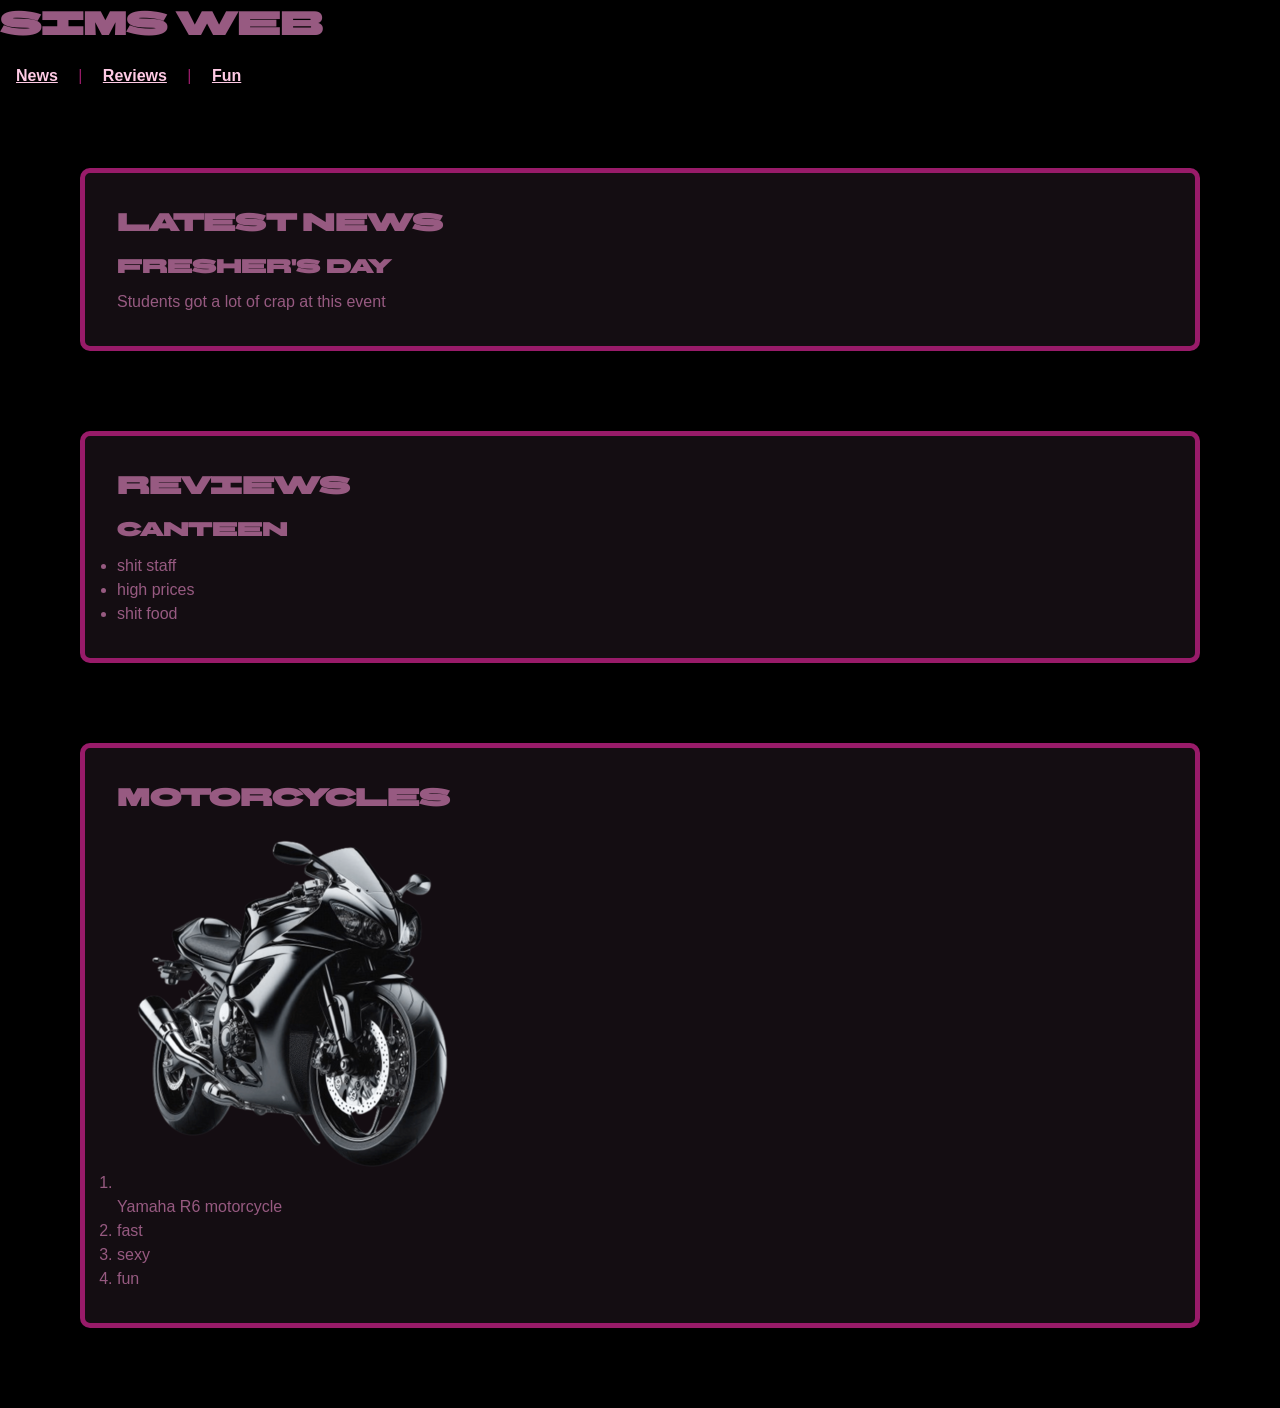
<file: index.html>
<!DOCTYPE html>
<html lang="en">
<head>
    <meta charset="UTF-8">
    <meta name="viewport" content="width=device-width, initial-scale=1.0">

    <link rel="preconnect" href="https://fonts.googleapis.com">
    <link rel="preconnect" href="https://fonts.gstatic.com" crossorigin>
    <link href="https://fonts.googleapis.com/css2?family=BBH+Sans+Bartle&display=swap" rel="stylesheet">
    <link rel="stylesheet" href="style.css">

    <title>Sims Web</title>
</head>
<body>
    <!--This is not visible on the page-->
    <!--This is the visible content of the website-->
    
    <!--The banner/intro of your website-->
    <header>
        <h1>Sims Web</h1>
        
        <!--Navigation for the website-->
        <nav>
            <!--Links/anchor tags-->
            <a href="#news">News</a> &vert;
            <a href="reviews">Reviews</a> &vert;
            <a href="fun">Fun</a>
        </nav>
    </header>
    
    <!--The main content for the website-->
    <main>
        
        <!--A section of the website-->
        <section id="news">
            <h2>Latest News</h2>
            
            <!--An element of the thematic section-->
            <article>
                <h3>Fresher's Day</h3>
                <p>Students got a lot of crap at this event</p>
            </article>
            
        </section>
        
        <section id="reviews">
            <h2>Reviews</h2>
            
            <article>
                <h3>Canteen</h3>
                
                <!--Unordered list-->
                <!--Items are defined with an li-->
                <ul>
                    <li>shit staff</li>
                    <li>high prices</li>
                    <li>shit food</li>
                </ul>
            </article>
            
        </section>
        
        <section id="fun">
            <h2>Motorcycles</h2>

            <article>
                <!--Figures help with website readability-->
                <ol>
                    <li>
                        <figure>
                            <img src="motorcycle.yamaha.png" alt="yamaha bikey">
                            <figcaption>Yamaha R6 motorcycle</figcaption>
                        </figure>
                    </li>
                    <li>fast</li>
                    <li>sexy</li>
                    <li>fun</li>
                </ol>
            </article>
            
        </section>
    </main>
</body>
</html>
</file>
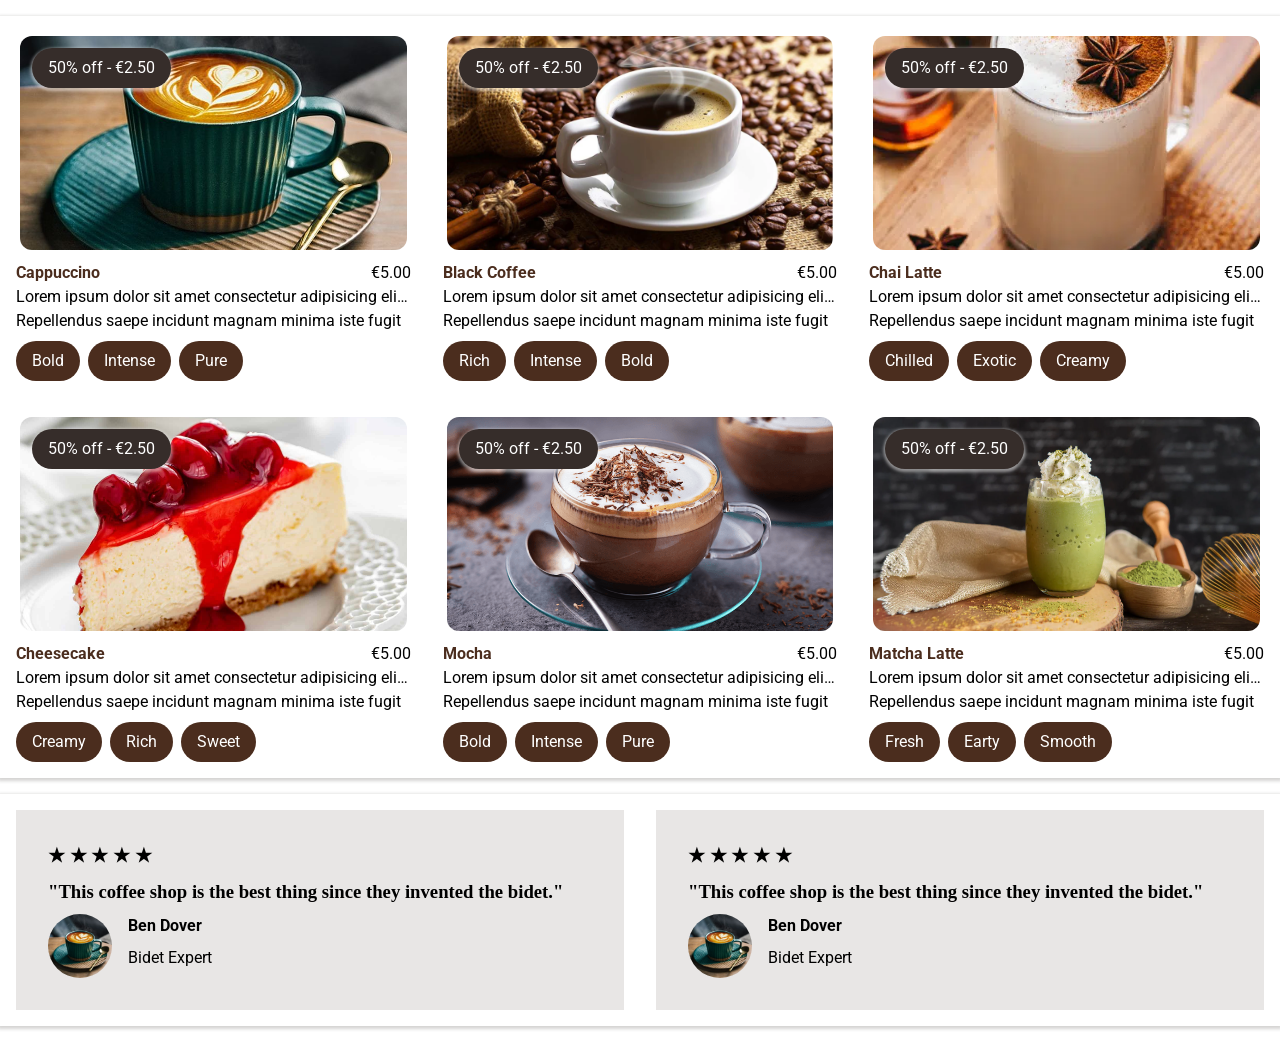
<file: coffee/index.html>
<!DOCTYPE html>
<html lang="en">
<head>
    <meta charset="UTF-8">
    <meta name="viewport" content="width=device-width, initial-scale=1.0">

    <link rel="stylesheet" href="style.css">

    <title>Coffee Shop</title>
</head>
<body>
    
    <main class="container">

        <section class="d-grid grid-3col sm-grid-1col gap-3">

            <!-- A column for a product -->
            <div class="col">
                <figure class="product-image">
                <img src="assets/coffee_capucino.jpg" alt="">
                <figcaption class="product-tag">50% off - &euro;2.50</figcaption>
            </figure>

            <div class="d-flex flex-between">
                <strong class="text-primary">Cappuccino</strong>
                <span>&euro;5.00</span>
            </div>

            <p class="line-2">Lorem ipsum dolor sit amet consectetur adipisicing elit. Repellendus saepe incidunt magnam minima iste fugit quasi, autem inventore voluptatem eos aut delectus corrupti necessitatibus, voluptatum iure accusantium! Laboriosam, sequi eum.</p>

            <div class="tags">
                <a href="#" class="tag-item">Bold</a>
                <a href="#" class="tag-item">Intense</a>
                <a href="#" class="tag-item">Pure</a>
            </div>
            </div>

            <div class="col">
                <figure class="product-image">
                <img src="assets/black_coffee.webp" alt="">
                <figcaption class="product-tag">50% off - &euro;2.50</figcaption>
            </figure>

            <div class="d-flex flex-between">
                <strong class="text-primary">Black Coffee</strong>
                <span>&euro;5.00</span>
            </div>

            <p class="line-2">Lorem ipsum dolor sit amet consectetur adipisicing elit. Repellendus saepe incidunt magnam minima iste fugit quasi, autem inventore voluptatem eos aut delectus corrupti necessitatibus, voluptatum iure accusantium! Laboriosam, sequi eum.</p>

            <div class="tags">
                <a href="#" class="tag-item">Rich</a>
                <a href="#" class="tag-item">Intense</a>
                <a href="#" class="tag-item">Bold</a>
            </div>
            </div>

            <div class="col">
                <figure class="product-image">
                <img src="assets/chai_latte_png.webp" alt="">
                <figcaption class="product-tag">50% off - &euro;2.50</figcaption>
            </figure>

            <div class="d-flex flex-between">
                <strong class="text-primary">Chai Latte</strong>
                <span>&euro;5.00</span>
            </div>

            <p class="line-2">Lorem ipsum dolor sit amet consectetur adipisicing elit. Repellendus saepe incidunt magnam minima iste fugit quasi, autem inventore voluptatem eos aut delectus corrupti necessitatibus, voluptatum iure accusantium! Laboriosam, sequi eum.</p>

            <div class="tags">
                <a href="#" class="tag-item">Chilled</a>
                <a href="#" class="tag-item">Exotic</a>
                <a href="#" class="tag-item">Creamy</a>
            </div>
            </div>

            <div class="col">
                <figure class="product-image">
                <img src="assets/cheesecake_png.jpg" alt="">
                <figcaption class="product-tag">50% off - &euro;2.50</figcaption>
            </figure>

            <div class="d-flex flex-between">
                <strong class="text-primary">Cheesecake</strong>
                <span>&euro;5.00</span>
            </div>

            <p class="line-2">Lorem ipsum dolor sit amet consectetur adipisicing elit. Repellendus saepe incidunt magnam minima iste fugit quasi, autem inventore voluptatem eos aut delectus corrupti necessitatibus, voluptatum iure accusantium! Laboriosam, sequi eum.</p>

            <div class="tags">
                <a href="#" class="tag-item">Creamy</a>
                <a href="#" class="tag-item">Rich</a>
                <a href="#" class="tag-item">Sweet</a>
            </div>
            </div>

            <div class="col">
                <figure class="product-image">
                <img src="assets/mocha_pnh.png" alt="">
                <figcaption class="product-tag">50% off - &euro;2.50</figcaption>
            </figure>

            <div class="d-flex flex-between">
                <strong class="text-primary">Mocha</strong>
                <span>&euro;5.00</span>
            </div>

            <p class="line-2">Lorem ipsum dolor sit amet consectetur adipisicing elit. Repellendus saepe incidunt magnam minima iste fugit quasi, autem inventore voluptatem eos aut delectus corrupti necessitatibus, voluptatum iure accusantium! Laboriosam, sequi eum.</p>

            <div class="tags">
                <a href="#" class="tag-item">Bold</a>
                <a href="#" class="tag-item">Intense</a>
                <a href="#" class="tag-item">Pure</a>
            </div>
            </div>

            <div class="col">
                <figure class="product-image">
                <img src="assets/matcha_png.webp" alt="">
                <figcaption class="product-tag">50% off - &euro;2.50</figcaption>
            </figure>

            <div class="d-flex flex-between">
                <strong class="text-primary">Matcha Latte</strong>
                <span>&euro;5.00</span>
            </div>

            <p class="line-2">Lorem ipsum dolor sit amet consectetur adipisicing elit. Repellendus saepe incidunt magnam minima iste fugit quasi, autem inventore voluptatem eos aut delectus corrupti necessitatibus, voluptatum iure accusantium! Laboriosam, sequi eum.</p>

            <div class="tags">
                <a href="#" class="tag-item">Fresh</a>
                <a href="#" class="tag-item">Earty</a>
                <a href="#" class="tag-item">Smooth</a>
            </div>
            </div>

        </section>

        <section class="d-grid grid-2col sm-grid-1col gap-3">

            <div class="bg-muted p-3">

                <h3>
                    &starf;
                    &starf;
                    &starf;
                    &starf;
                    &starf;
                </h3>

                <h3>
                    "This coffee shop is the best thing 
                    since they invented the bidet."
                </h3>

                <div class="profile">
                <img src="assets/coffee_capucino.jpg" alt="">
                <strong class="name">Ben Dover</strong>
                <span class="job-title">Bidet Expert</span>
                </div>

            </div>

            <div class="bg-muted p-3">

                <h3>
                    &starf;
                    &starf;
                    &starf;
                    &starf;
                    &starf;
                </h3>

                <h3>
                    "This coffee shop is the best thing 
                    since they invented the bidet."
                </h3>

                <div class="profile">
                <img src="assets/coffee_capucino.jpg" alt="">
                <strong class="name">Ben Dover</strong>
                <span class="job-title">Bidet Expert</span>
                </div>

            </div>
        </section>
    </main>

</body>
</html>
</file>
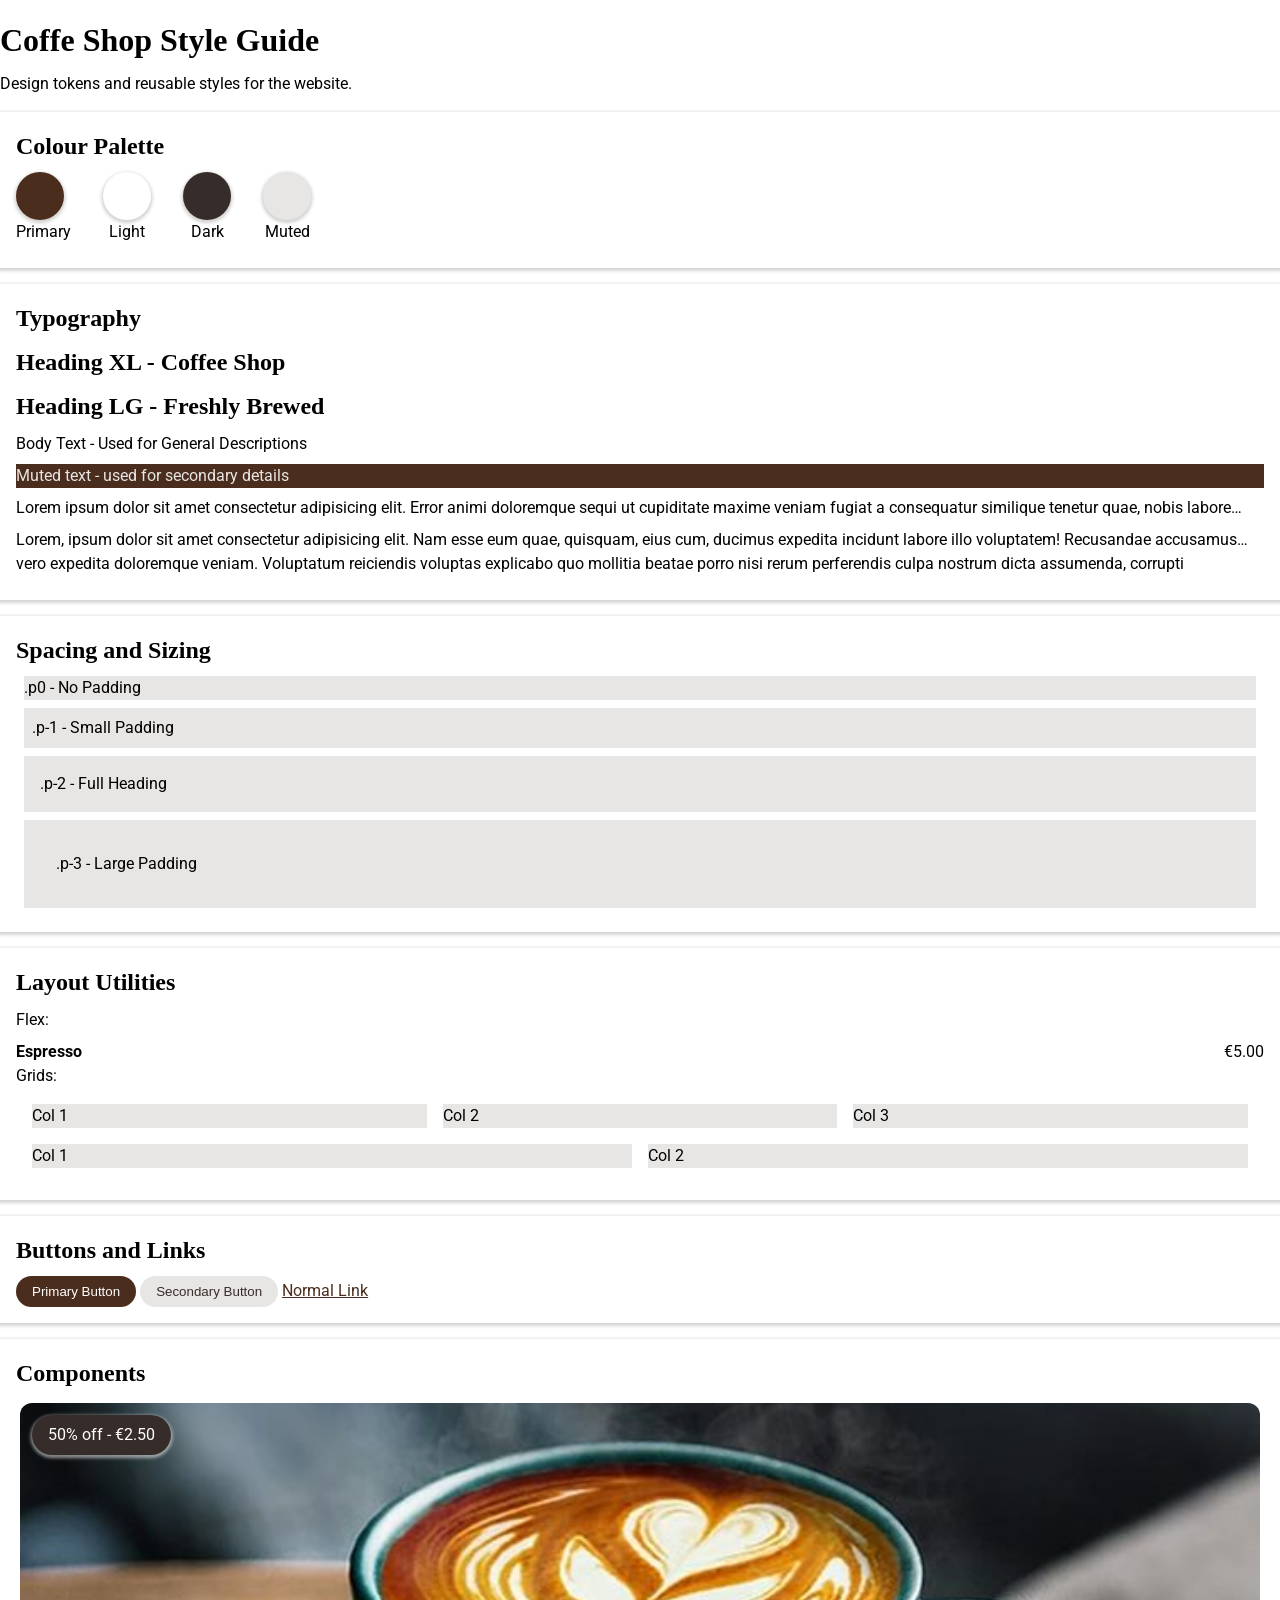
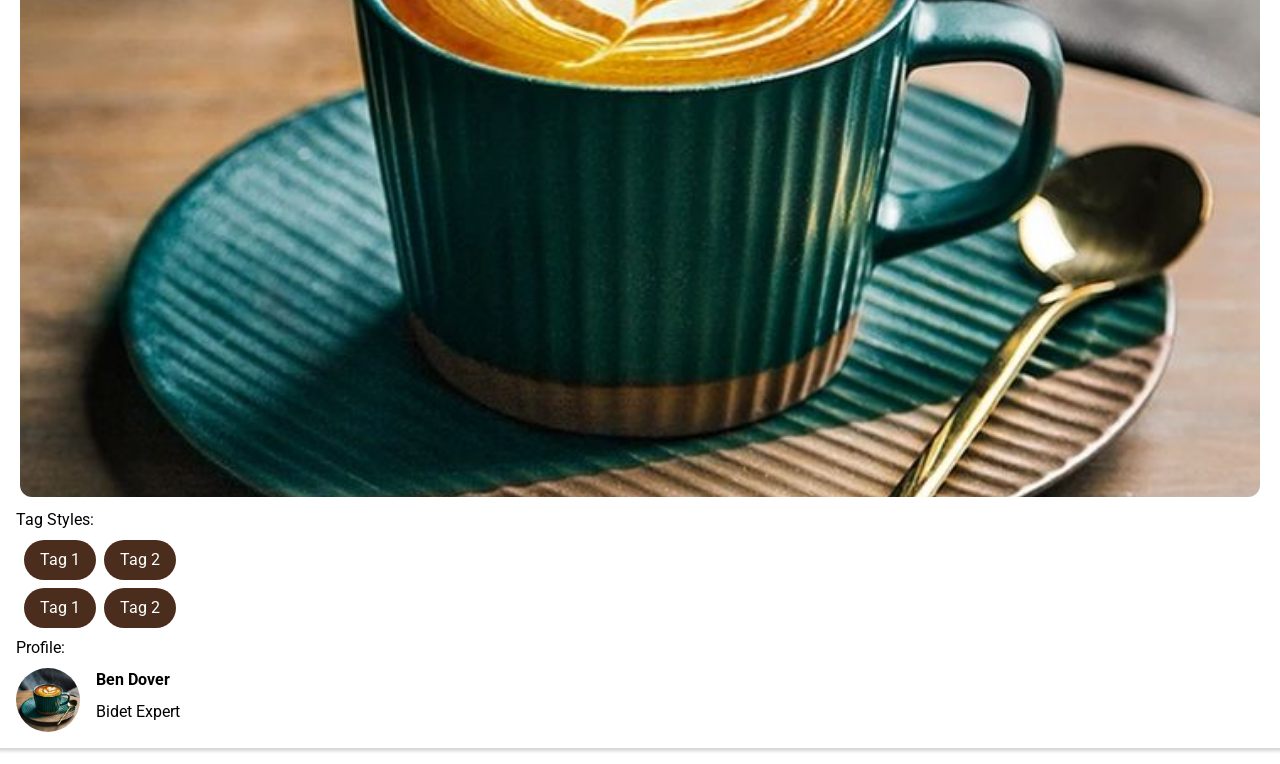
<file: coffee/style-guide.html>
<!DOCTYPE html>
<html lang="en">
<head>
    <meta charset="UTF-8">
    <meta name="viewport" content="width=device-width, initial-scale=1.0">

    <link rel="stylesheet" href="style.css">

    <title>Coffee Shop Style Guide</title>
</head>
<body>
    
    <!--unique website content-->
    <main class="container">
        <h1>Coffe Shop Style Guide</h1>
        <p>Design tokens and reusable styles for the website.</p>

        <section>
            <h2>Colour Palette</h2>

            <article class="swatches gap-3">

                <!--colour swatch-->
                <div class="swatch">
                    <div class="swatch-value bg-primary"></div>
                    <p class="swatch-name">Primary</p>
                </div>

                <!--colour swatch-->
                <div class="swatch">
                    <div class="swatch-value bg-light"></div>
                    <p class="swatch-name">Light</p>
                </div>

                <!--colour swatch-->
                <div class="swatch">
                    <div class="swatch-value bg-dark"></div>
                    <p class="swatch-name">Dark</p>
                </div>

                <!--colour swatch-->
                <div class="swatch">
                    <div class="swatch-value bg-muted"></div>
                    <p class="swatch-name">Muted</p>
                </div>
            </article>
        </section>

        <section>
            <h2>Typography</h2>

            <h1 class="heading-xl">Heading XL - Coffee Shop</h1>
            <h2 class="heading-lg">Heading LG - Freshly Brewed</h2>
            <p>Body Text - Used for General Descriptions</p>
            <p class="bg-primary text-muted">Muted text - used for secondary details</p>

            <p class="line-1">Lorem ipsum dolor sit amet consectetur adipisicing elit. Error animi doloremque sequi ut cupiditate maxime veniam fugiat a consequatur similique tenetur quae, nobis labore inventore excepturi obcaecati alias suscipit? Ipsam ut, obcaecati voluptas consequatur repudiandae sequi, explicabo iure amet quidem quasi tenetur aspernatur voluptate voluptates, laborum non quisquam. Obcaecati commodi tenetur cum saepe dolor. Aspernatur commodi veniam officiis voluptatibus itaque repellendus repudiandae quos, ullam hic assumenda nulla nostrum deleniti vitae aut numquam excepturi qui. Assumenda beatae id earum nesciunt vero tempore reprehenderit minima, similique neque harum veritatis recusandae facilis consequatur numquam quaerat ad praesentium nostrum quis deserunt optio fugiat magni.</p>
            <p class="line-2">Lorem, ipsum dolor sit amet consectetur adipisicing elit. Nam esse eum quae, quisquam, eius cum, ducimus expedita incidunt labore illo voluptatem! Recusandae accusamus vero expedita doloremque veniam. Voluptatum reiciendis voluptas explicabo quo mollitia beatae porro nisi rerum perferendis culpa nostrum dicta assumenda, corrupti dignissimos deleniti rem quae. Ullam obcaecati facere vitae natus molestias possimus a consequuntur rem ipsam nulla dolor adipisci maxime ut cum laboriosam placeat quos cupiditate odit, magnam tempore consectetur alias, expedita saepe necessitatibus. Quis, molestias ipsa. Quibusdam est ratione debitis consectetur voluptate, nemo dolor odit. Eum corporis magni necessitatibus distinctio voluptatibus autem aut harum dolor rerum temporibus.</p>
            
        </section>

        <section>
            <h2>Spacing and Sizing</h2>

            <div class="p-0 bg-muted m-1">
                .p0 - No Padding
            </div>

            <div class="p-1 bg-muted m-1">
                .p-1 - Small Padding
            </div>
            <div class="p-2 bg-muted m-1">
                .p-2 - Full Heading
            </div>
            <div class="p-3 bg-muted m-1">
                .p-3 - Large Padding
            </div>
        </section>

        <section>
            <h2>Layout Utilities</h2>

            <p>Flex:</p>
            <div class="d-flex flex-between">
                <strong>Espresso</strong>
                <span>&euro;5.00</span>
            </div>

            <p>Grids:</p>
            <div class="d-grid grid-3col gap-2 m-2">
                <div class="bg-muted">Col 1</div>
                <div class="bg-muted">Col 2</div>
                <div class="bg-muted">Col 3</div>
            </div>

            <div class="d-grid grid-2col gap-2 m-2">
                <div class="bg-muted">Col 1</div>
                <div class="bg-muted">Col 2</div>
            </div>
        </section>

        <section>
            <h2>Buttons and Links</h2>

            <button class="btn btn-primary">Primary Button</button>
            <button class="btn btn-secondary">Secondary Button</button>
            <a href="#" class="link">Normal Link</a>
        </section>

        <section>
            <h2>Components</h2>

            <figure class="product-image">
                <img src="assets/coffee_capucino.jpg" alt="">
                <figcaption class="product-tag">50% off - &euro;2.50</figcaption>
            </figure>

            <p>Tag Styles:</p>
            <ul class="tags m-1">
                <li class="tag-item">Tag 1</li>
                <li class="tag-item">Tag 2</li>
            </ul>

            <div class="tags m-1">
                <a href="" class="tag-item">Tag 1</a>
                <a href="" class="tag-item">Tag 2</a>
            </div>

            <p>Profile:</p>
            <div class="profile">
                <img src="assets/coffee_capucino.jpg" alt="">
                <strong class="name">Ben Dover</strong>
                <span class="job-title">Bidet Expert</span>
            </div>
        </section>
    </main>
</body>
</html>
</file>
<file: style.css>
/*This is  SS comment */

/* css reset*/
*{
    margin: 0;
    padding: 0;
}
/* Trgets the body the <body> */
body {
    background-color: #000000;
    font-family: Verdana, Geneva, Tahoma, sans-serif;
    line-height: 1.5; /* 1.5 Line Spacing*/
    color: #981b69;
}

h1 {
    font-family: "BBH Sans Bartle", Verdana, Geneva, Tahoma, sans-serif;
    margin-bottom: 0.5em; 
    color: #975a81;
}

h2, h3, h4, h5, h6 {
    font-family: "BBH Sans Bartle", Verdana, Geneva, Tahoma, sans-serif;
    margin-bottom: 0.5em; /* em - scales on font size */
    /* if the font size is 40px, 0.5emm is 20px */
}

section {
    background-color: #140d12;
    color: #975a81;
    margin: 5em;
    padding: 2em;

    border-width: 5px;
    border-style: solid;
    border-color: #981b69;
    border-radius: 10px;
}
nav a {
    color: rgb(255, 202, 229);
    padding: 1em;
    font-weight: bold;
}
</file>
<file: coffee/style.css>
@import url('https://fonts.googleapis.com/css2?family=Roboto:ital,wght@0,100..900;1,100..900&display=swap');

/* CSS Variables */
:root {
    --primary:#4b2d1e;
    --primary-tint:#664433;
    --primary-shade:#251309;

    --light:#ffffff;
    --dark:#362d2a;
    
    --muted:#e8e6e5;
    --muted-tint:#f8f6f5;
    --muted-shade:#d8d6d5;

    --shadow-dark: 0 0.1rem  0.2rem  0.1rem  rgba(45, 40, 35, 0.2);
    --shadow-light: 0 0.1rem  0.2rem  0.1rem  rgba(255, 255, 255, 0.5);

    --font-normal: Roboto, Arial, sans-serif;
    --font-heading: 'Noto Serif', serif;

    --space-0: 0;
    --space-1: 0.5rem;
    --space-2: 1rem;
    --space-3: 2rem;
}

/* CSS reset - targets everything */
*{
    box-sizing: border-box;
    margin: 0;
    padding: 0;
}

body {
    font-family: Roboto, Arial, sans-serif;
    line-height: 1.5;
}

h1, h2, h3, h4, h5, h6 {
    font-family: var(--font-heading);
    margin-bottom: 0.5rem;
}

p {
    margin-bottom: 0.5rem;
}
/******************************************* BUTTONS *************************************/
.btn {
    border: none;
    border-radius: 1rem;

    padding: var(--space-1) var(--space-2);

    cursor: pointer;
}

.btn-primary {
    background-color: var(--primary);
    color: var(--light);
}
.btn-primary:hover {
    background-color: var(--primary-tint);
}
.btn-primary:active {
    background-color: var(--primary-shade);
}

.btn-secondary {
    background-color: var(--muted);
    color: var(--dark);
}
.btn-secondary:hover {
    background-color: var(--muted-tint);
}
.btn-secondary:active {
    background-color: var(--muted-shade);
}

.link {
    color: var(--primary);
    text-decoration: underline;
}
.link:hover {
    color: var(--primary-tint);
}

/******************************************** COLOUR *************************************/
.bg-primary { background-color: var(--primary); }
.bg-light { background-color: var(--light); }
.bg-dark { background-color: var(--dark); }
.bg-muted { background-color: var(--muted); }

.text-primary { color: var(--primary); }
.text-light { color:var(--light); }
.text-dark { color: var(--dark); }
.text-muted { color: var(--muted); }

/***************************************** COMPONENTS ************************************/
.product-image {
    position: relative;
    /*tells all children that this is the parent*/
}
.product-image img {
    aspect-ratio: 16/9;
    width: 100%;

    object-fit: cover;

    border: 4px solid var(--light);
    border-radius: var(--space-2);
}
.product-image .product-tag {
    background-color: var(--dark);
    color: var(--light);
    box-shadow: var(--shadow-light);

    padding: var(--space-1) var(--space-2);
    border-radius: var(--space-3);

    position: absolute;
    left: var(--space-2);
    top:var(--space-2);
}

.profile {
    display: grid;
    grid-template-columns: auto 1fr;
    grid-template-rows: repeat(2, 1fr);
    column-gap: var(--space-2);
}

.profile img {
    aspect-ratio: 1/1;
    width: 4rem;
    object-fit: cover;
    border-radius: 100%;

    grid-column: 1;
    grid-row: span 2;
}
.profile .name {
    grid-column: 2;
    grid-row: 1;
}
.profile .job-title {
    grid-column: 2;
    grid-row: 2;
}

.tags{
    display: flex;
    list-style: none;
    gap: var(--space-1);
}
.tags .tag-item {
    background-color: var(--primary);
    color: var(--light);

    text-decoration: none;

    padding: var(--space-1) var(--space-2);
    border-radius: var(--space-3);
}


/******************************************* LAYOUT ***************************************/
.container {
    max-width: 1280px;
    margin: var(--space-2) auto;
}
.container section {
    box-shadow: var(--shadow-dark);

    padding: var(--space-2);
    margin-top: var(--space-2);
}

.d-flex { display: flex; }
.d-grid { display: grid; }

.flex-between { justify-content: space-between; }

.grid-3col { grid-template-columns: repeat(3, 1fr);
}

.grid-2col {grid-template-columns: repeat(2, 1fr) ;
}

/******************************************* SPACING ***************************************/
.p-0 { padding: var(--space-0); }
.p-1 { padding: var(--space-1); }
.p-2 { padding: var(--space-2); }
.p-3 { padding: var(--space-3); }

.m-0 { margin: var(--space-0); }
.m-1 { margin: var(--space-1); }
.m-2 { margin: var(--space-2); }
.m-3 { margin: var(--space-3); }

.gap-0 { gap: var(--space-0); }
.gap-1 { gap: var(--space-1); }
.gap-2 { gap: var(--space-2); }
.gap-3 { gap: var(--space-3); }

/******************************************** SWATCHES ************************************/
.swatches{
    display: flex;
}

.swatch .swatch-value {
    border-radius: 100%;
    aspect-ratio: 1/1;
    width: 3rem; /* root font size: 16px*/

    box-shadow: var(--shadow-dark);
}

.swatch .swatch-name {
    text-align: center;
}

/*************************************TEXT*************************************/
.line-1{
    display: -webkit-box;
    -webkit-box-orient: vertical;
    -webkit-line-clamp: 1;
    line-clamp: 1;

    height: 1.5em;
    overflow: clip;
    text-overflow: ellipsis;
}

.line-2{
    display: -webkit-box;
    -webkit-box-orient: vertical;
    -webkit-line-clamp: 1;
    line-clamp: 2;

    height: 3em;
    overflow: clip;
    text-overflow: ellipsis;
}

/*************************************MOBILE*************************************/
@media (max-width: 600px) {

    .sm-grid-1col {
        grid-template-columns: 1fr;
    }

    .sm-grid-2col {
        grid-template-columns: repeat(2, 1fr);
    }

}
</file>
